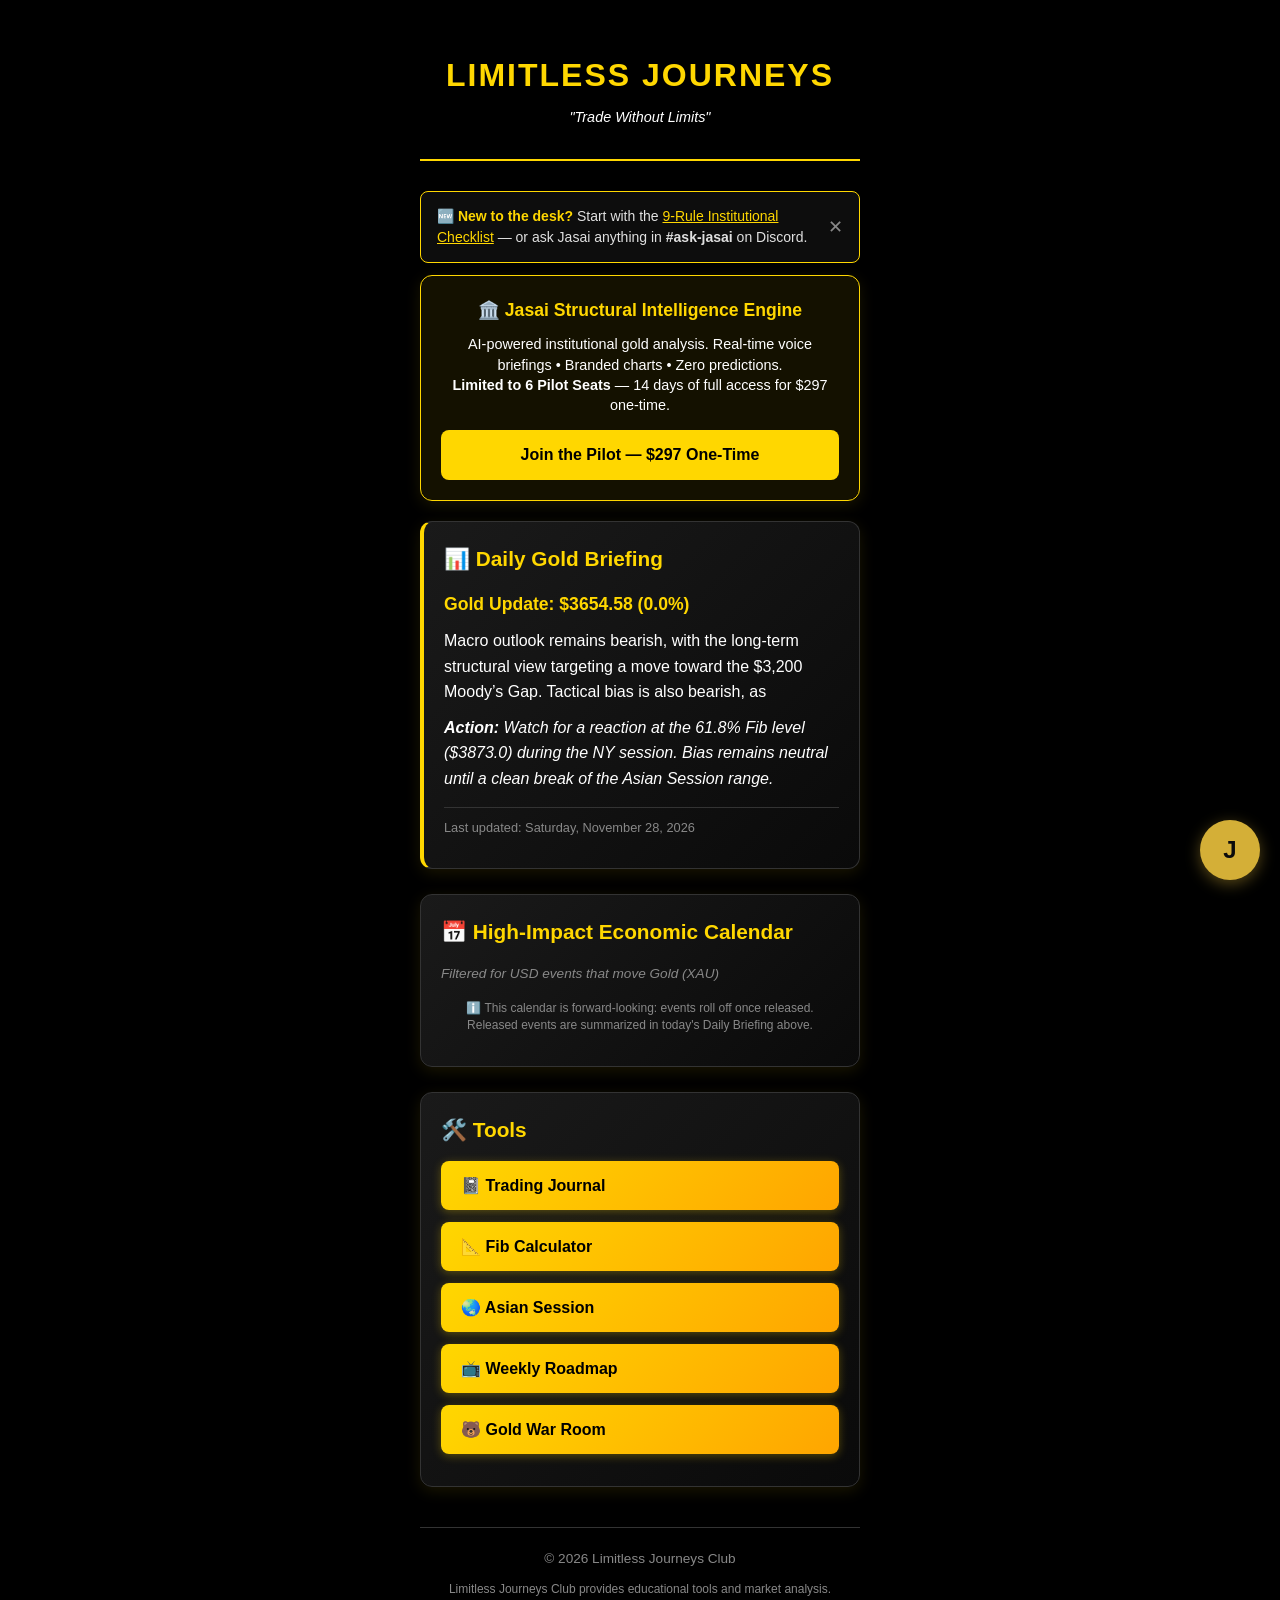
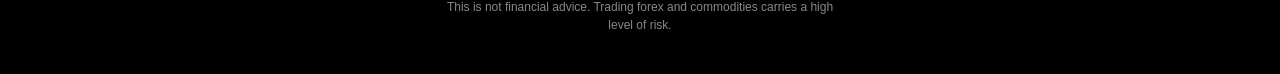
<file: index.html>
<!DOCTYPE html>
<html lang="en">
<head>
    <meta charset="UTF-8">
    <meta name="viewport" content="width=device-width, initial-scale=1.0, maximum-scale=1.0, user-scalable=no">
    <meta name="theme-color" content="#000000">
    <title>Limitless Journeys Club</title>
    <link rel="stylesheet" href="style.css">
    <script src="https://telegram.org/js/telegram-web-app.js"></script>
</head>
<body>

    <!-- MAIN APP CONTENT -->
    <div id="main-app" class="main-app">
        <header class="app-header">
            <h1>LIMITLESS JOURNEYS</h1>
            <p class="tagline">"Trade Without Limits"</p>
        </header>

        <!-- WELCOME BANNER (new traders) -->
<div id="welcomeBanner" style="background:#0d0d0d;border:1px solid #FFD700;border-radius:8px;padding:14px 16px;margin:12px auto;max-width:900px;color:#e0e0e0;font-family:Arial,Helvetica,sans-serif;font-size:14px;line-height:1.5;display:flex;align-items:center;gap:12px;justify-content:space-between;">
  <div>
    🆕 <strong style="color:#FFD700;">New to the desk?</strong>
    Start with the <a href="checklist.html" style="color:#FFD700;">9-Rule Institutional Checklist</a>
    — or ask Jasai anything in <strong>#ask-jasai</strong> on Discord.
  </div>
  <button onclick="document.getElementById('welcomeBanner').style.display='none';localStorage.setItem('lj_banner_seen','1');" style="background:none;border:none;color:#888;font-size:18px;cursor:pointer;">✕</button>
</div>
<script>
  if (localStorage.getItem('lj_banner_seen') === '1') {
    var b = document.getElementById('welcomeBanner'); if (b) b.style.display = 'none';
  }
</script>
        
        <!-- INNER CIRCLE FOMO BANNER -->
<div class="card" style="border: 1px solid #FFD700; background: rgba(255, 215, 0, 0.08); margin-bottom: 20px;">
    <h3 style="color: #FFD700; text-align: center; margin-bottom: 10px; font-size: 1.1rem;">🏛️ Jasai Structural Intelligence Engine</h3>
    <p style="text-align: center; font-size: 0.9rem; color: #fff; line-height: 1.4;">
        AI-powered institutional gold analysis. Real-time voice briefings • Branded charts • Zero predictions.
        <br><strong>Limited to 6 Pilot Seats</strong> — 14 days of full access for $297 one-time.
    </p>
    <!-- Whop Pilot Link -->
    <a href="https://jsie-14-day-pilot.whop.site/" target="_blank" class="whop-btn" style="background-color: #FFD700; color: #000; font-weight: bold; text-align: center; display: block; text-decoration: none; padding: 12px; margin-top: 15px; border-radius: 8px;">
        Join the Pilot — $297 One-Time
    </a>
</div>
        
        <main class="app-content">
            <section class="card daily-briefing">
                <h2>📊 Daily Gold Briefing</h2>
                <div id="briefing-content">
                    <p class="loading">Loading today's analysis...</p>
                </div>
            </section>

            <!-- ECONOMIC CALENDAR WIDGET -->
            <section class="card calendar-card">
                <h2>📅 High-Impact Economic Calendar</h2>
                <p class="calendar-note">Filtered for USD events that move Gold (XAU)</p>
                <p style="font-size: 0.75rem; color: #888; text-align: center; margin: 8px 0 12px 0; line-height: 1.4;">
                    ℹ️ This calendar is forward-looking: events roll off once released. <br>
                    Released events are summarized in today's Daily Briefing above.
                </p>
                <div class="tradingview-widget-container">
                  <div class="tradingview-widget-container__widget"></div>
                  <script type="text/javascript" src="https://s3.tradingview.com/external-embedding/embed-widget-events.js" async>
                  {
                  "colorTheme": "dark",
                  "isTransparent": true,
                  "width": "100%",
                  "height": "400",
                  "locale": "en",
                  "importanceFilter": "-1,0,1",
                  "countryFilter": "us"
                }
                  </script>
                </div>
            </section>

            <section class="card menu">
                <h2>🛠️ Tools</h2>
                <button class="menu-btn" onclick="checkPremiumAccess('journal')">📓 Trading Journal</button>
                <button class="menu-btn" onclick="checkPremiumAccess('fib')">📐 Fib Calculator</button>
                <button class="menu-btn" onclick="checkPremiumAccess('asian')">🌏 Asian Session</button>
                <button class="menu-btn" onclick="showScreen('roadmap-screen')">📺 Weekly Roadmap</button>
                <button class="menu-btn" onclick="showScreen('warroom-screen')">🐻 Gold War Room</button>
            </section>
        </main>

        <footer class="app-footer">
            <p>© 2026 Limitless Journeys Club</p>
            <p class="disclaimer-text">Limitless Journeys Club provides educational tools and market analysis. This is not financial advice. Trading forex and commodities carries a high level of risk.</p>
        </footer>
    </div>

    <!-- FIBONACCI CALCULATOR SCREEN -->
    <div id="fib-screen" class="tool-screen">
        <header class="tool-header">
            <button class="back-btn" onclick="goBack()">← Back</button>
            <h2> Fib Calculator</h2>
        </header>
        <main class="app-content">
            <div class="card">
                <div class="input-group">
                    <label>Swing High ($)</label>
                    <input type="number" id="fib-high" class="fib-input" placeholder="e.g., 4216.40" step="0.01">
                </div>
                <div class="input-group">
                    <label>Swing Low ($)</label>
                    <input type="number" id="fib-low" class="fib-input" placeholder="e.g., 3962.50" step="0.01">
                </div>
                <div class="input-group">
                    <label>Trade Direction</label>
                    <div class="toggle-group">
                        <button class="toggle-btn active" id="btn-long" onclick="setDirection('long')">LONG</button>
                        <button class="toggle-btn" id="btn-short" onclick="setDirection('short')">SHORT</button>
                    </div>
                </div>
                <button class="calculate-btn" onclick="calculateFib()">Calculate Levels</button>
            </div>
            <div id="fib-results" class="card">
                <h3>🎯 Your Levels</h3>
                <div class="fib-level"><span>0.0% (Start)</span> <span id="lvl-0" class="price">-</span></div>
                <div class="fib-level"><span>50.0%</span> <span id="lvl-50" class="price">-</span></div>
                <div class="fib-level golden-zone"><span>61.8% (Golden Zone)</span> <span id="lvl-618" class="price">-</span></div>
                <div class="fib-level"><span>71.8% (Institutional)</span> <span id="lvl-718" class="price">-</span></div>
                <div class="fib-level"><span>100.0% (Target)</span> <span id="lvl-100" class="price">-</span></div>
            </div>
        </main>
    </div>

    <!-- ASIAN SESSION TRACKER SCREEN -->
    <div id="asian-screen" class="tool-screen">
        <header class="tool-header">
            <button class="back-btn" onclick="goBack()">← Back</button>
            <h2> Asian Session Tracker</h2>
        </header>
        <main class="app-content">
            <div class="card countdown-card">
                <h3>⏰ Next Asian Session</h3>
                <p id="session-status" class="session-status">Calculating...</p>
                <div id="countdown-timer" class="countdown-timer">--:--:--</div>
                <p class="session-note">Asian Session: 7:00 PM – 12:00 AM AST</p>
            </div>
            <div class="card">
                <h3> Log Today's Asian Range</h3>
                <div class="input-group">
                    <label>Asian Session High ($)</label>
                    <input type="number" id="asian-high" class="fib-input" placeholder="e.g., 4155.30" step="0.01">
                </div>
                <div class="input-group">
                    <label>Asian Session Low ($)</label>
                    <input type="number" id="asian-low" class="fib-input" placeholder="e.g., 4120.10" step="0.01">
                </div>
                <button class="calculate-btn" onclick="saveAsianRange()">Save Range</button>
            </div>
            <div id="asian-saved" class="card">
                <h3>✅ Today's Saved Range</h3>
                <div class="fib-level"><span>📈 Asian High</span> <span id="saved-high" class="price">-</span></div>
                <div class="fib-level"><span>📉 Asian Low</span> <span id="saved-low" class="price">-</span></div>
                <div class="fib-level golden-zone"><span>📏 Range Size</span> <span id="saved-range" class="price">-</span></div>
                <button class="clear-btn" onclick="clearAsianRange()">Clear & Reset</button>
            </div>
            <div class="card rule-card">
                <h3>⚠️ Limitless Rule</h3>
                <p class="rule-text">Wait for a <strong>liquidity sweep</strong> of the Asian Session High or Low before seeking entries at key supply or demand zones.</p>
            </div>
        </main>
    </div>

    <!-- WEEKLY ROADMAP SCREEN -->
<div id="roadmap-screen" class="tool-screen">
    <header class="tool-header">
        <button class="back-btn" onclick="goBack()">← Back</button>
        <h2>📈 Weekly Roadmap</h2>
    </header>
    <main class="app-content">
        <div class="card rule-card">
            <h3>⚠️ Desk Rule</h3>
            <p class="rule-text">Levels are zones, not buttons. Wait for candle confirmation at the level before acting. No confirmation = no trade.</p>
        </div>
        <div class="card" id="roadmap-video-card">
            <h3>🎥 This Week's Analysis</h3>
            <p style="text-align: center; margin-bottom: 20px;">Watch this week's Gold Roadmap breakdown on YouTube</p>
        </div>
        <div class="card" id="levels-card">
            <h3>📌 Key Levels This Week</h3>
        </div>
    </main>
</div>

<!-- GOLD WAR ROOM SCREEN -->
<div id="warroom-screen" class="tool-screen">
    <header class="tool-header">
        <button class="back-btn" onclick="goBack()">← Back</button>
        <h2>🐻 Gold War Room</h2>
    </header>
    <main class="app-content">
        <div class="card rule-card">
            <h3>⚠️ War Room Rule</h3>
            <p class="rule-text">Patience over participation. We don't gamble. We trade the structural reality.</p>
        </div>
        <div class="card" id="warroom-video-card">
            <h3>🎬 Latest Episode</h3>
            <p style="text-align: center; margin-bottom: 20px;">Weekly Gold market breakdown with institutional analysis</p>
        </div>
        <div class="card" id="warroom-battle-card">
            <h3>📊 This Week's Battle</h3>
        </div>
    </main>
</div>

    <!-- TRADING JOURNAL SCREEN -->
    <div id="journal-screen" class="tool-screen">
        <header class="tool-header">
            <button class="back-btn" onclick="goBack()">← Back</button>
            <h2>📓 Trading Journal</h2>
        </header>
        <main class="app-content">
            <div class="card">
                <h3>📝 Log New Trade</h3>
                <div class="input-group">
                    <label>Date</label>
                    <input type="date" id="trade-date" class="fib-input">
                </div>
                <div class="input-group">
                    <label>Pair</label>
                    <input type="text" id="trade-pair" class="fib-input" value="XAUUSD">
                </div>
                <div class="input-group">
                    <label>Direction</label>
                    <div class="toggle-group">
                        <button class="toggle-btn active" id="dir-long" onclick="setTradeDirection('long')">LONG</button>
                        <button class="toggle-btn" id="dir-short" onclick="setTradeDirection('short')">SHORT</button>
                    </div>
                </div>
                <div class="input-group">
                    <label>Entry Price ($)</label>
                    <input type="number" id="trade-entry" class="fib-input" step="0.01">
                </div>
                <div class="input-group">
                    <label>Stop Loss ($)</label>
                    <input type="number" id="trade-sl" class="fib-input" step="0.01">
                </div>
                <div class="input-group">
                    <label>Take Profit ($)</label>
                    <input type="number" id="trade-tp" class="fib-input" step="0.01">
                </div>
                <div class="input-group">
                    <label>Outcome</label>
                    <select id="trade-outcome" class="fib-input">
                        <option value="pending">Pending</option>
                        <option value="win">Win ✅</option>
                        <option value="loss">Loss ❌</option>
                        <option value="be">Break Even ⚖️</option>
                    </select>
                </div>
                <div class="input-group">
                    <label>Notes</label>
                    <textarea id="trade-notes" class="fib-input" rows="3" placeholder="What did you learn?"></textarea>
                </div>
                <button class="calculate-btn" onclick="saveTrade()">Save Trade</button>
            </div>
            <div id="trade-history" class="card">
                <h3>📊 Trade History</h3>
                <div id="trades-list"></div>
                <button class="clear-btn" onclick="clearAllTrades()" style="margin-top: 20px;">Clear All Trades</button>
            </div>
        </main>
    </div>

    <!-- PREMIUM UPGRADE MODAL -->
<div id="premium-modal" class="modal-overlay">
    <div class="modal-content">
        <div class="modal-header">
            <h2>🔒 Premium Feature</h2>
            <button class="close-modal" onclick="closePremiumModal()">×</button>
        </div>
        <div class="modal-body">
            <p>Unlock the full <strong>Limitless Journeys Club</strong> experience.</p>
            
            <div class="divider"><span>OR — ALREADY A MEMBER?</span></div>
            <div style="border: 1px solid #FFD700; border-radius: 8px; padding: 14px; margin: 10px 0 15px 0; background: #0d0d0d;">
                <p class="passcode-prompt" style="color: #FFD700; font-weight: bold; margin-bottom: 8px;">🔑 Member? Unlock instantly — no payment needed:</p>
                <input type="password" id="passcode-input" class="fib-input" placeholder="Your member passcode" style="text-align: center; letter-spacing: 2px;">
                <button class="calculate-btn" onclick="verifyPasscode()" style="margin-top: 10px; background-color: #333; color: #FFD700; border: 1px solid #FFD700; width: 100%;">Unlock</button>
                <p id="passcode-error" class="pin-error" style="display: none; margin-top: 10px; color: #FF3D00;">Invalid passcode.</p>
                <p style="font-size: 0.75rem; color: #888; margin-top: 8px;">Your personal key arrives in your welcome message. Type it once — this device stays unlocked.</p>
            </div>

            <p style="text-align: center; color: #888; font-size: 0.85rem; margin: 10px 0;">Not a member yet? See what's inside:</p>
            <ul class="premium-perks">
                <li>✅ Advanced Trading Journal</li>
                <li>✅ Golden Zone Fib Calculator</li>
                <li>✅ Asian Session Range Tracker</li>
                <li>✅ Weekly Gold Roadmap Access</li>
                <li>✅ Gold War Room Access</li>
            </ul>
            <a href="https://payhip.com/b/2IJq7" target="_blank" class="payhip-btn">Upgrade Monthly — opens after the Founder close ($97/mo)</a>
            <a href="https://payhip.com/b/puVSQ" target="_blank" class="payhip-btn" style="color: #1a1a1a; font-weight: 800; margin-top: 10px; border: 2px solid #1a1a1a;">⭐ BEST VALUE — Get Lifetime Access - $97</a>
        </div>
    </div>
</div>

    <script src="script.js"></script>
</body>
</html>

<script>
    async function loadBriefing() {
        try {
            // Fetches the file we just generated via GitHub Actions
            const response = await fetch('https://raw.githubusercontent.com/jeromany/limitless-club-app/main/daily-briefing.json?t=' + new Date().getTime());
            const data = await response.json();
            
            const gold = data.gold;
            const sign = gold.priceChangePercent > 0 ? '+' : '';
            
            const html = `
                <h3 style="color: #FFD700; margin-bottom: 10px;">Gold Update: $${gold.currentPrice} (${sign}${gold.priceChangePercent}%)</h3>
                <p style="line-height: 1.6;">${gold.analysis}</p>
                <p style="font-size: 0.8rem; color: #888; margin-top: 15px;">Last updated: ${new Date(data.timestamp).toLocaleString()}</p>
            `;
            
            // This targets the exact ID you already have in your HTML
            document.getElementById('briefing-content').innerHTML = html;
        } catch (error) {
            console.error('Error loading briefing:', error);
            document.getElementById('briefing-content').innerHTML = '<p>Market data temporarily unavailable.</p>';
        }
    }
    
    // Run it when the page loads
    loadBriefing();
</script>
<!-- JASAI STATIC WIDGET v3 -->
<style>
#jasai-launcher{position:fixed;bottom:20px;right:20px;width:60px;height:60px;background:#D4AF37;border-radius:50%;display:flex;align-items:center;justify-content:center;cursor:pointer;box-shadow:0 4px 15px rgba(212,175,55,0.4);z-index:9999;font-size:24px;color:#0B0B0C;font-weight:bold;}
#jasai-window{position:fixed;bottom:90px;right:20px;width:340px;height:450px;background:#0B0B0C;border:1px solid #2a2a2a;border-radius:12px;display:none;flex-direction:column;z-index:9999;box-shadow:0 10px 30px rgba(0,0,0,0.5);font-family:Helvetica,Arial,sans-serif;}
#jasai-header{padding:15px;background:#141414;border-bottom:1px solid #2a2a2a;border-radius:12px 12px 0 0;color:#D4AF37;font-size:14px;letter-spacing:1px;font-weight:bold;}
#jasai-autospeak{float:right;background:none;border:1px solid #333;color:#8C6D1F;border-radius:4px;cursor:pointer;font-size:11px;padding:2px 6px;}
#jasai-chat{flex:1;padding:15px;overflow-y:auto;color:#F4E9D0;font-size:13px;line-height:1.5;}
.j-msg{margin-bottom:10px;padding:8px 12px;border-radius:8px;max-width:85%;word-wrap:break-word;}
.j-bot{background:#1a1a1a;border:1px solid #2a2a2a;}
.j-user{background:#D4AF37;color:#0B0B0C;margin-left:auto;text-align:right;}
.j-speak{background:none;border:1px solid #333;color:#D4AF37;border-radius:4px;margin-left:8px;cursor:pointer;font-size:11px;padding:2px 6px;vertical-align:middle;}
#jasai-input-area{padding:10px;border-top:1px solid #2a2a2a;display:flex;gap:8px;}
#jasai-input{flex:1;background:#141414;border:1px solid #333;color:#F4E9D0;padding:8px;border-radius:6px;font-size:13px;outline:none;}
#jasai-send{background:#D4AF37;color:#0B0B0C;border:none;padding:8px 15px;border-radius:6px;cursor:pointer;font-weight:bold;font-size:13px;}
</style>

<div id="jasai-launcher" onclick="document.getElementById('jasai-window').style.display = document.getElementById('jasai-window').style.display === 'flex' ? 'none' : 'flex'">J</div>

<div id="jasai-window">
  <div id="jasai-header">JASAI // LIMITLESS DESK <button id="jasai-autospeak" onclick="toggleAuto()">AUTO OFF</button></div>
  <div id="jasai-chat">
    <div class="j-msg j-bot">I am Jasai. Ask me for a trend read, price, levels, or bias. (Data updates daily at 8 AM AST).</div>
  </div>
  <div id="jasai-input-area">
    <input type="text" id="jasai-input" placeholder="Ask for a trend read..." onkeypress="if(event.key==='Enter')document.getElementById('jasai-send').click()">
    <button id="jasai-send" onclick="jasaiSend()">SEND</button>
  </div>
</div>

<script>
const JASAI_DATA_URL = "https://raw.githubusercontent.com/Jeromany/limitless-club-app/main/daily-briefing.json";
const JASAI_BRAIN_URL = "https://raw.githubusercontent.com/Jeromany/limitless-club-app/main/jasai_brain.json";
let jasaiData = {};
let jasaiBrain = { commands: [], fallback: "" };
let jasaiAutoSpeak = false;

async function loadJasai() {
    try {
        const res = await fetch(JASAI_DATA_URL);
        const json = await res.json();
        jasaiData = json.gold || {};
    } catch (e) { console.error("Jasai data fetch failed", e); }
}
async function loadBrain() {
    try {
        const res = await fetch(JASAI_BRAIN_URL);
        jasaiBrain = await res.json();
    } catch (e) { console.error("Jasai brain fetch failed", e); }
}
loadJasai();
loadBrain();

function toggleAuto() {
    jasaiAutoSpeak = !jasaiAutoSpeak;
    document.getElementById('jasai-autospeak').textContent = jasaiAutoSpeak ? 'AUTO ON' : 'AUTO OFF';
}

// --- JASAI VOICE LOCK v1: male-preference picker (Sep 20) ---
let jasaiVoice = null;
const JASAI_VOICE_PREF = ["Andrew", "Alex", "Daniel", "David", "Guy",
                          "Mark", "Ryan", "Brian", "Aaron", "Fred", "Male"];

function pickJasaiVoice() {
    if (!('speechSynthesis' in window)) return;
    const voices = window.speechSynthesis.getVoices();
    if (!voices.length) return;
    for (let i = 0; i < JASAI_VOICE_PREF.length; i++) {          // pass 1: named males
        const hit = voices.find(v => v.name.indexOf(JASAI_VOICE_PREF[i]) !== -1);
        if (hit) { jasaiVoice = hit; return; }
    }
    const male = voices.find(v => /male/i.test(v.name) && /^en/i.test(v.lang)); // pass 2
    if (male) { jasaiVoice = male; return; }
    const en = voices.find(v => /^en/i.test(v.lang));            // pass 3: any English
    if (en) jasaiVoice = en;
}
if ('speechSynthesis' in window) {
    pickJasaiVoice();
    window.speechSynthesis.onvoiceschanged = pickJasaiVoice;     // mobile loads voices late
}

function speakText(t) {
    try {
        if (!('speechSynthesis' in window)) { console.warn("Jasai: no speech engine here"); return; }
        window.speechSynthesis.cancel();
        const u = new SpeechSynthesisUtterance(t);
        u.rate = 1.0;
        u.pitch = 0.9;          // a touch lower = desk tone, not chipmunk
        u.volume = 1.0;
        if (jasaiVoice) u.voice = jasaiVoice;
        window.speechSynthesis.speak(u);
    } catch (e) { console.error("Jasai speak failed", e); }
}

function jasaiSend() {
    const input = document.getElementById('jasai-input');
    const chat = document.getElementById('jasai-chat');
    const prompt = input.value.trim();
    if (!prompt) return;

    const ub = document.createElement('div');
    ub.className = 'j-msg j-user';
    ub.textContent = prompt;
    chat.appendChild(ub);
    input.value = '';
    chat.scrollTop = chat.scrollHeight;

    const p = prompt.toLowerCase();
    const price = jasaiData.currentPrice || 'pending';
    const bias = jasaiData.bias || 'pending';
    const sup = jasaiData.support || 'pending';
    const res = jasaiData.resistance || 'pending';
    const fib = jasaiData.fib618 || 'pending';
    const discord = "https://discord.gg/BE7pTpbubk";

    let reply = jasaiBrain.fallback || ("My static module tracks macro levels and infrastructure. For real-time trade management, ask me in the War Room: " + discord);

    for (let i = 0; i < jasaiBrain.commands.length; i++) {
        const cmd = jasaiBrain.commands[i];
        let hit = false;
        for (let k = 0; k < cmd.keywords.length; k++) {
            if (p.indexOf(cmd.keywords[k]) !== -1) { hit = true; break; }
        }
        if (hit) { reply = cmd.answer; break; }
    }

    reply = reply.split("${price}").join(price);
    reply = reply.split("${bias}").join(bias);
    reply = reply.split("${sup}").join(sup);
    reply = reply.split("${res}").join(res);
    reply = reply.split("${fib}").join(fib);
    reply = reply.split("${discord}").join(discord);
    reply = reply.split("${date}").join(new Date().toDateString());
    reply = reply.split("${time}").join(new Date().toLocaleTimeString());

    setTimeout(function () {
        const bb = document.createElement('div');
        bb.className = 'j-msg j-bot';
        bb.textContent = reply;
        const btn = document.createElement('button');
        btn.className = 'j-speak';
        btn.textContent = 'SPEAK';
        btn.onclick = function () { speakText(reply); };
        bb.appendChild(btn);
        chat.appendChild(bb);
        chat.scrollTop = chat.scrollHeight;
        if (jasaiAutoSpeak) speakText(reply);
    }, 400);
}
</script>
<!-- END JASAI WIDGET v3 -->
</file>
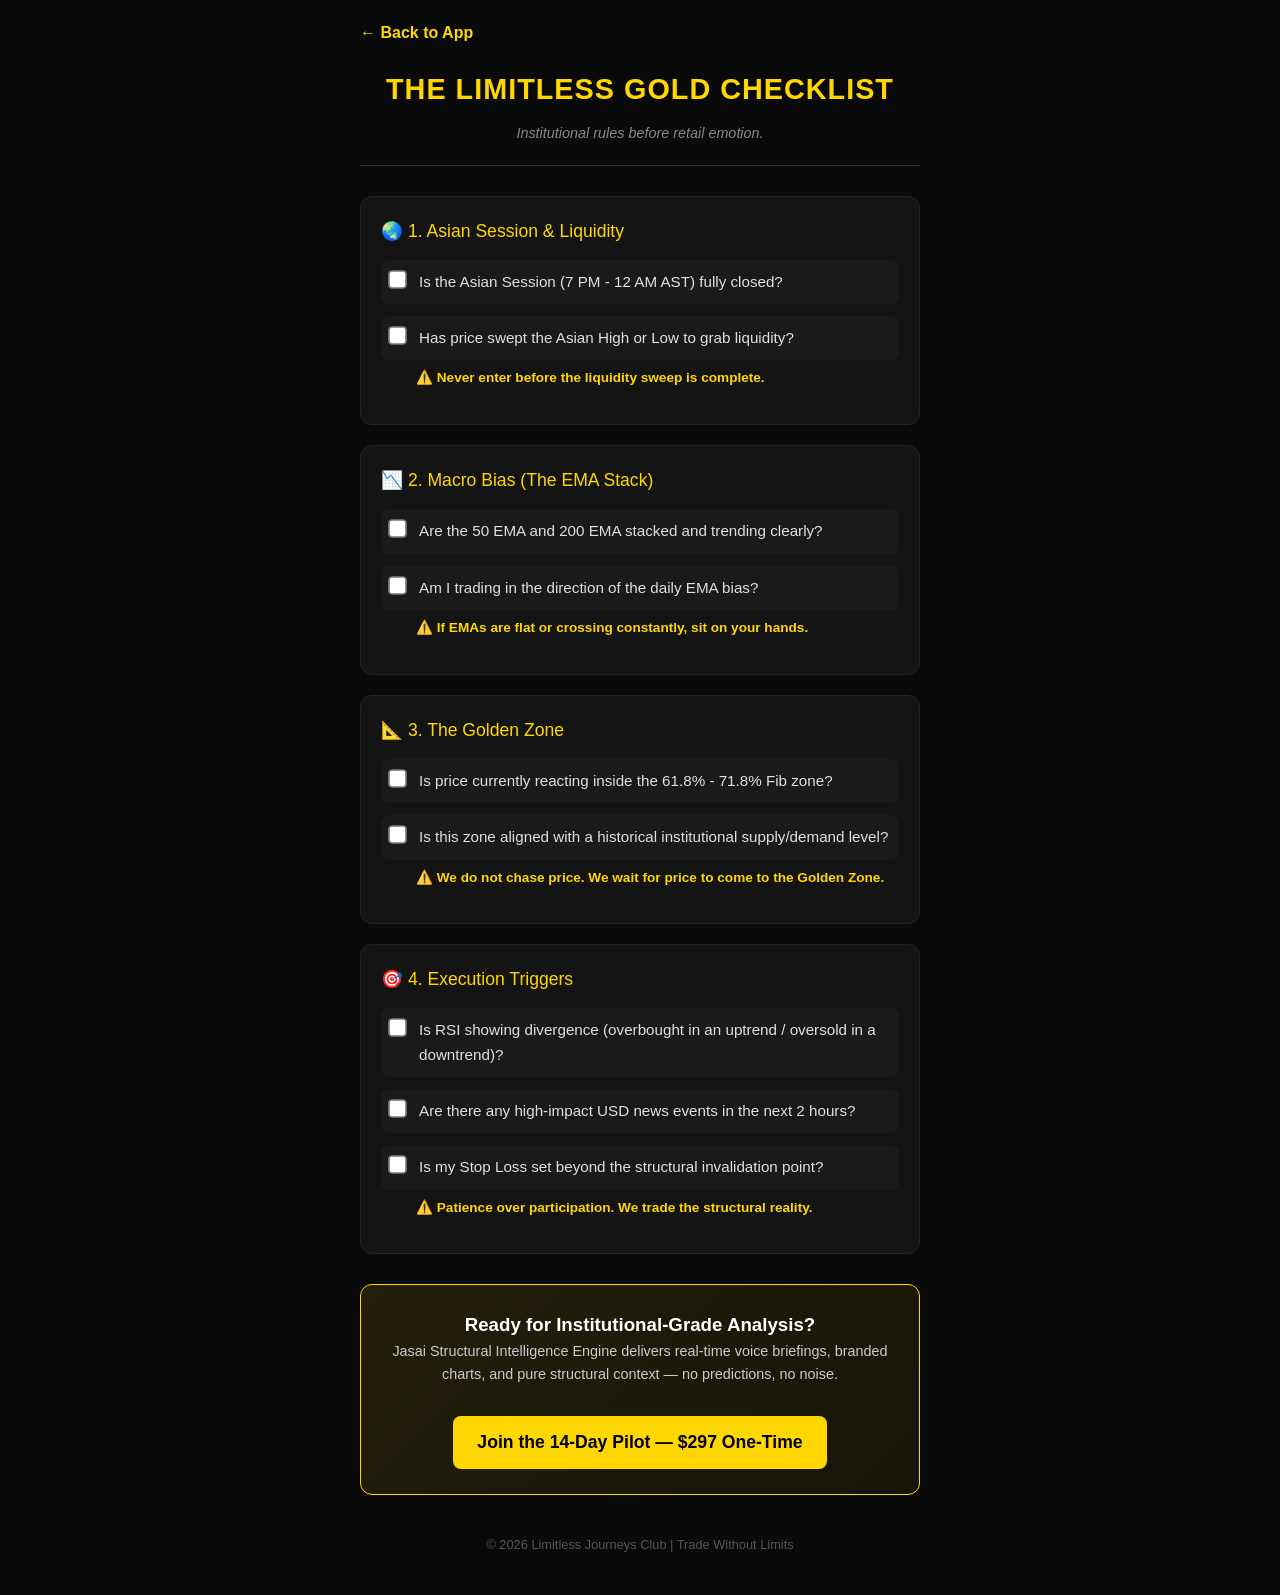
<file: checklist.html>
<!DOCTYPE html>
<html lang="en">
<head>
    <meta charset="UTF-8">
    <meta name="viewport" content="width=device-width, initial-scale=1.0, maximum-scale=1.0, user-scalable=no">
    <meta name="theme-color" content="#000000">
    <title>The Limitless Gold Checklist</title>
    <style>
        * { box-sizing: border-box; margin: 0; padding: 0; }
        body {
            background-color: #0a0a0a;
            color: #ffffff;
            font-family: -apple-system, BlinkMacSystemFont, "Segoe UI", Roboto, Helvetica, Arial, sans-serif;
            line-height: 1.6;
            padding: 20px;
            max-width: 600px;
            margin: 0 auto;
        }
        header {
            text-align: center;
            border-bottom: 1px solid #333;
            padding-bottom: 20px;
            margin-bottom: 30px;
        }
        header h1 {
            color: #FFD700;
            font-size: 1.8rem;
            letter-spacing: 1px;
        }
        header p {
            color: #888;
            font-size: 0.9rem;
            margin-top: 10px;
            font-style: italic;
        }
        .back-btn {
            display: inline-block;
            color: #FFD700;
            text-decoration: none;
            margin-bottom: 20px;
            font-weight: bold;
        }
        .checklist-section {
            background: #141414;
            border: 1px solid #222;
            border-radius: 12px;
            padding: 20px;
            margin-bottom: 20px;
        }
        .section-title {
            color: #FFD700;
            font-size: 1.1rem;
            margin-bottom: 15px;
            display: flex;
            align-items: center;
            gap: 10px;
        }
        .check-item {
            display: flex;
            align-items: flex-start;
            margin-bottom: 12px;
            padding: 10px;
            background: #1a1a1a;
            border-radius: 8px;
            transition: background 0.2s;
            cursor: pointer;
        }
        .check-item:hover { background: #222; }
        .check-item input[type="checkbox"] {
            transform: scale(1.4);
            margin-right: 15px;
            margin-top: 3px;
            accent-color: #FFD700;
            cursor: pointer;
        }
        .check-item label {
            flex: 1;
            font-size: 0.95rem;
            color: #e0e0e0;
            cursor: pointer;
        }
        .check-item input:checked + label {
            text-decoration: line-through;
            color: #666;
        }
        .rule-text {
            font-size: 0.85rem;
            color: #FFD700;
            margin-top: -5px;
            margin-bottom: 15px;
            padding-left: 35px;
            font-weight: bold;
        }
        .cta-box {
            background: linear-gradient(135deg, rgba(255,215,0,0.1), rgba(255,215,0,0.05));
            border: 1px solid #FFD700;
            border-radius: 12px;
            padding: 25px;
            text-align: center;
            margin-top: 30px;
        }
        .cta-box h2 {
            color: #FFD700;
            margin-bottom: 10px;
        }
        .cta-box p {
            color: #ccc;
            margin-bottom: 20px;
            font-size: 0.9rem;
        }
        .cta-btn {
            display: block;
            background: #FFD700;
            color: #000;
            font-weight: bold;
            text-decoration: none;
            padding: 15px;
            border-radius: 8px;
            font-size: 1.1rem;
            transition: transform 0.1s;
        }
        .cta-btn:active { transform: scale(0.98); }
        footer {
            text-align: center;
            color: #555;
            font-size: 0.8rem;
            margin-top: 40px;
            padding-bottom: 20px;
        }
    </style>
</head>
<body>

    <a href="index.html" class="back-btn">← Back to App</a>

    <header>
        <h1>THE LIMITLESS GOLD CHECKLIST</h1>
        <p>Institutional rules before retail emotion.</p>
    </header>

    <!-- SECTION 1 -->
    <div class="checklist-section">
        <div class="section-title">🌏 1. Asian Session & Liquidity</div>
        
        <div class="check-item" onclick="this.querySelector('input').click()">
            <input type="checkbox" id="c1">
            <label for="c1">Is the Asian Session (7 PM - 12 AM AST) fully closed?</label>
        </div>
        <div class="check-item" onclick="this.querySelector('input').click()">
            <input type="checkbox" id="c2">
            <label for="c2">Has price swept the Asian High or Low to grab liquidity?</label>
        </div>
        <p class="rule-text">⚠️ Never enter before the liquidity sweep is complete.</p>
    </div>

    <!-- SECTION 2 -->
    <div class="checklist-section">
        <div class="section-title">📉 2. Macro Bias (The EMA Stack)</div>
        <div class="check-item" onclick="this.querySelector('input').click()">
            <input type="checkbox" id="c3">
            <label for="c3">Are the 50 EMA and 200 EMA stacked and trending clearly?</label>
        </div>
        <div class="check-item" onclick="this.querySelector('input').click()">
            <input type="checkbox" id="c4">
            <label for="c4">Am I trading in the direction of the daily EMA bias?</label>
        </div>
        <p class="rule-text">⚠️ If EMAs are flat or crossing constantly, sit on your hands.</p>
    </div>

    <!-- SECTION 3 -->
    <div class="checklist-section">
        <div class="section-title">📐 3. The Golden Zone</div>
        <div class="check-item" onclick="this.querySelector('input').click()">
            <input type="checkbox" id="c5">
            <label for="c5">Is price currently reacting inside the 61.8% - 71.8% Fib zone?</label>
        </div>
        <div class="check-item" onclick="this.querySelector('input').click()">
            <input type="checkbox" id="c6">
            <label for="c6">Is this zone aligned with a historical institutional supply/demand level?</label>
        </div>
        <p class="rule-text">⚠️ We do not chase price. We wait for price to come to the Golden Zone.</p>
    </div>

    <!-- SECTION 4 -->
    <div class="checklist-section">
        <div class="section-title">🎯 4. Execution Triggers</div>
        <div class="check-item" onclick="this.querySelector('input').click()">
            <input type="checkbox" id="c7">
            <label for="c7">Is RSI showing divergence (overbought in an uptrend / oversold in a downtrend)?</label>
        </div>
        <div class="check-item" onclick="this.querySelector('input').click()">
            <input type="checkbox" id="c8">
            <label for="c8">Are there any high-impact USD news events in the next 2 hours?</label>
        </div>
        <div class="check-item" onclick="this.querySelector('input').click()">
            <input type="checkbox" id="c9">
            <label for="c9">Is my Stop Loss set beyond the structural invalidation point?</label>
        </div>
        <p class="rule-text">⚠️ Patience over participation. We trade the structural reality.</p>
    </div>

    <!-- CTA -->
       <div class="cta-box">
       <h3>Ready for Institutional-Grade Analysis?</h3>
       <p>Jasai Structural Intelligence Engine delivers real-time voice briefings, branded charts, and pure structural context — no predictions, no noise.</p>
       <a href="https://jsie-14-day-pilot.whop.site/" class="cta-btn" style="background:#FFD700; color:black; padding:12px 24px; border-radius:8px; font-weight:bold; display:inline-block; margin-top:10px;">Join the 14-Day Pilot — $297 One-Time</a>
   </div>

    <footer>
        © 2026 Limitless Journeys Club | Trade Without Limits
    </footer>

    <script>
        // Auto-save checkbox states to the user's browser
        const checkboxes = document.querySelectorAll('input[type="checkbox"]');
        checkboxes.forEach(cb => {
            const savedState = localStorage.getItem('limitless_check_' + cb.id);
            if (savedState === 'true') cb.checked = true;
            
            cb.addEventListener('change', () => {
                localStorage.setItem('limitless_check_' + cb.id, cb.checked);
            });
        });
    </script>
</body>
</html>
</file>
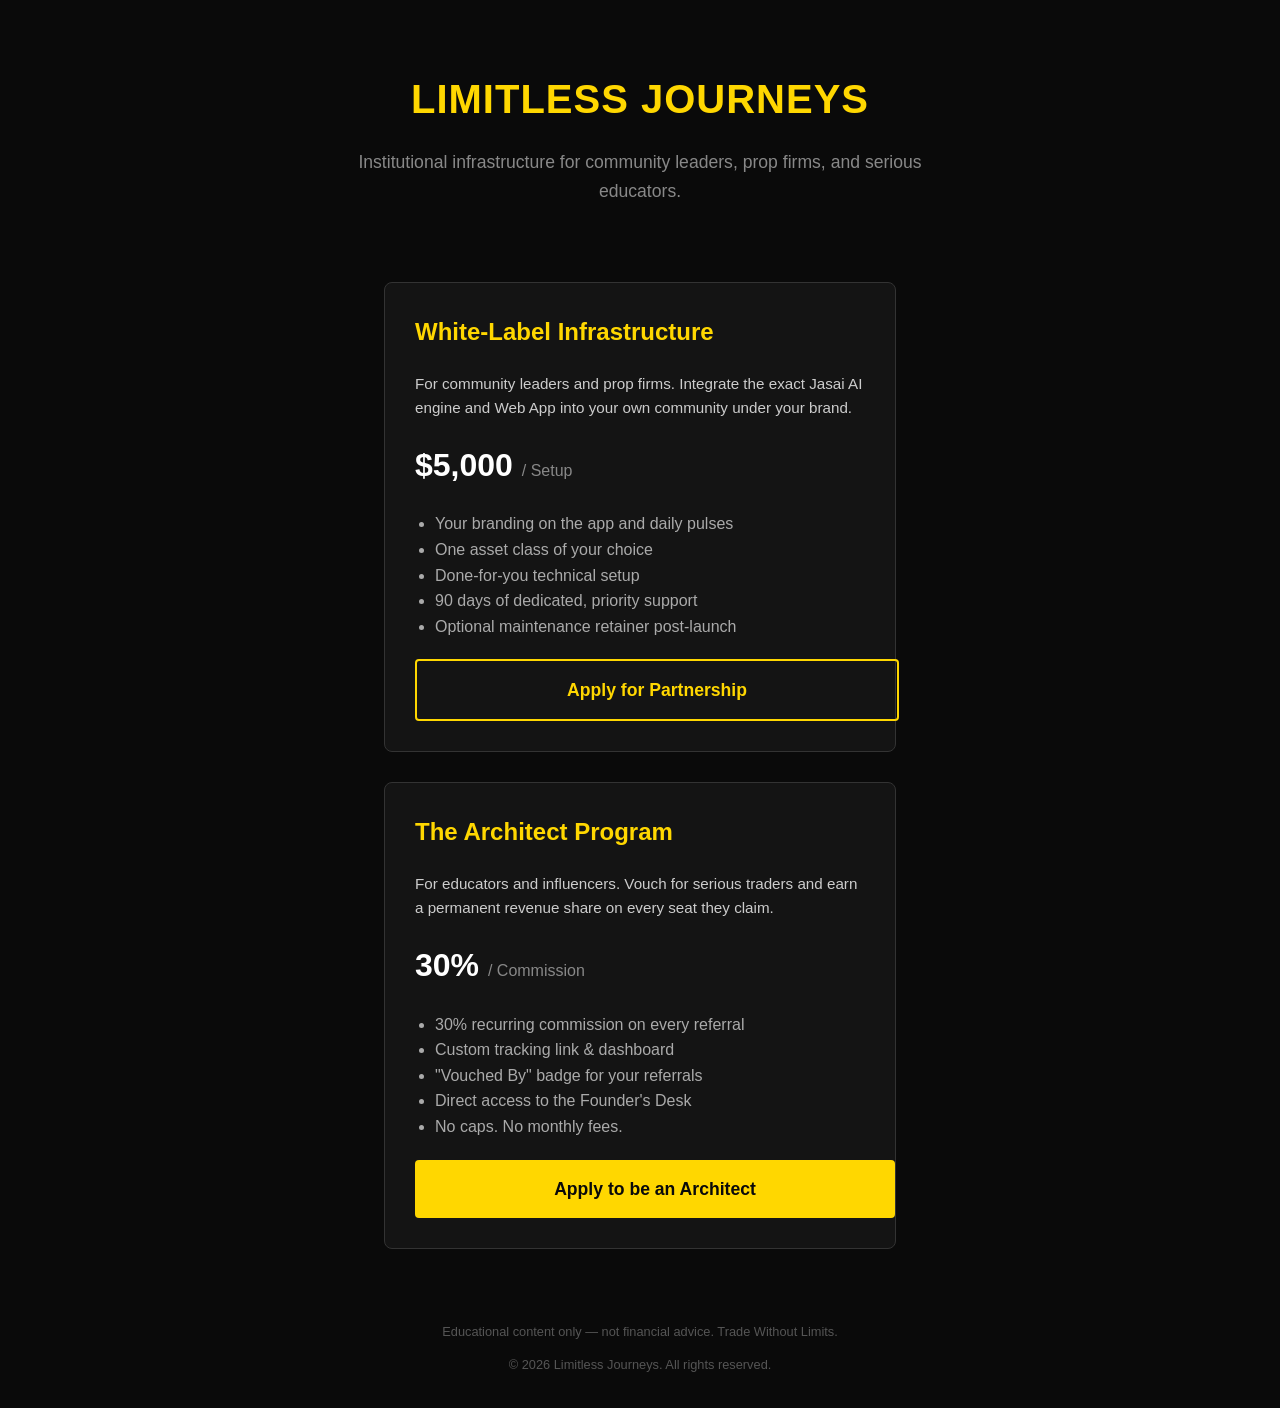
<file: partners.html>
<!DOCTYPE html>
<html lang="en">
<head>
    <meta charset="UTF-8">
    <meta name="viewport" content="width=device-width, initial-scale=1.0">
    <title>Limitless Journeys | Partnerships</title>
    <style>
        :root { --gold: #FFD700; --dark: #0a0a0a; --card-bg: #141414; --text: #e0e0e0; }
        body { font-family: -apple-system, BlinkMacSystemFont, "Segoe UI", Roboto, Helvetica, Arial, sans-serif; background-color: var(--dark); color: var(--text); margin: 0; padding: 20px; display: flex; flex-direction: column; align-items: center; line-height: 1.6; }
        header { text-align: center; margin-bottom: 40px; padding: 20px; }
        h1 { color: var(--gold); font-size: 2.5rem; margin-bottom: 10px; letter-spacing: 1px; }
        .subtitle { color: #888; font-size: 1.1rem; max-width: 600px; }
        .container { display: flex; flex-wrap: wrap; justify-content: center; gap: 30px; max-width: 1000px; width: 100%; }
        .card { background-color: var(--card-bg); border: 1px solid #333; border-radius: 8px; padding: 30px; width: 100%; max-width: 450px; transition: transform 0.2s, border-color 0.2s; }
        .card:hover { transform: translateY(-5px); border-color: var(--gold); }
        .card h2 { color: var(--gold); margin-top: 0; font-size: 1.5rem; }
        .card p { color: #ccc; font-size: 0.95rem; }
        .price { font-size: 2rem; color: white; font-weight: bold; margin: 20px 0; }
        .price span { font-size: 1rem; color: #888; font-weight: normal; }
        .btn { display: block; width: 100%; padding: 15px; background-color: var(--gold); color: var(--dark); text-align: center; text-decoration: none; font-weight: bold; border-radius: 4px; font-size: 1.1rem; margin-top: 20px; transition: background 0.2s; }
        .btn:hover { background-color: #e6c200; }
        .btn-outline { background-color: transparent; border: 2px solid var(--gold); color: var(--gold); }
        .btn-outline:hover { background-color: var(--gold); color: var(--dark); }
        ul { padding-left: 20px; color: #aaa; }
        footer { margin-top: 60px; text-align: center; color: #555; font-size: 0.8rem; }
    </style>
</head>
<body>
    <header>
        <h1>LIMITLESS JOURNEYS</h1>
        <p class="subtitle">Institutional infrastructure for community leaders, prop firms, and serious educators.</p>
    </header>
    <div class="container">
        <div class="card">
            <h2>White-Label Infrastructure</h2>
            <p>For community leaders and prop firms. Integrate the exact Jasai AI engine and Web App into your own community under your brand.</p>
            <div class="price">$5,000 <span>/ Setup</span></div>
            <ul>
                <li>Your branding on the app and daily pulses</li>
                <li>One asset class of your choice</li>
                <li>Done-for-you technical setup</li>
                <li>90 days of dedicated, priority support</li>
                <li>Optional maintenance retainer post-launch</li>
            </ul>
            <a href="https://docs.google.com/forms/d/e/1FAIpQLScfsC9Wh4tn3zJSiQTkxPjRYSa5VfLdl57Ag96iwiSHacygNw/viewform" class="btn btn-outline" target="_blank">Apply for Partnership</a>
        </div>
        <div class="card">
            <h2>The Architect Program</h2>
            <p>For educators and influencers. Vouch for serious traders and earn a permanent revenue share on every seat they claim.</p>
            <div class="price">30% <span>/ Commission</span></div>
            <ul>
                <li>30% recurring commission on every referral</li>
                <li>Custom tracking link & dashboard</li>
                <li>"Vouched By" badge for your referrals</li>
                <li>Direct access to the Founder's Desk</li>
                <li>No caps. No monthly fees.</li>
            </ul>
            <a href="mailto:jeremy@limitlessjourneys.com?subject=Architect%20Application" class="btn" target="_blank">Apply to be an Architect</a>
        </div>
    </div>
    <footer>
        <p>Educational content only — not financial advice. Trade Without Limits.</p>
        <p>&copy; 2026 Limitless Journeys. All rights reserved.</p>
    </footer>
</body>
</html>
</file>
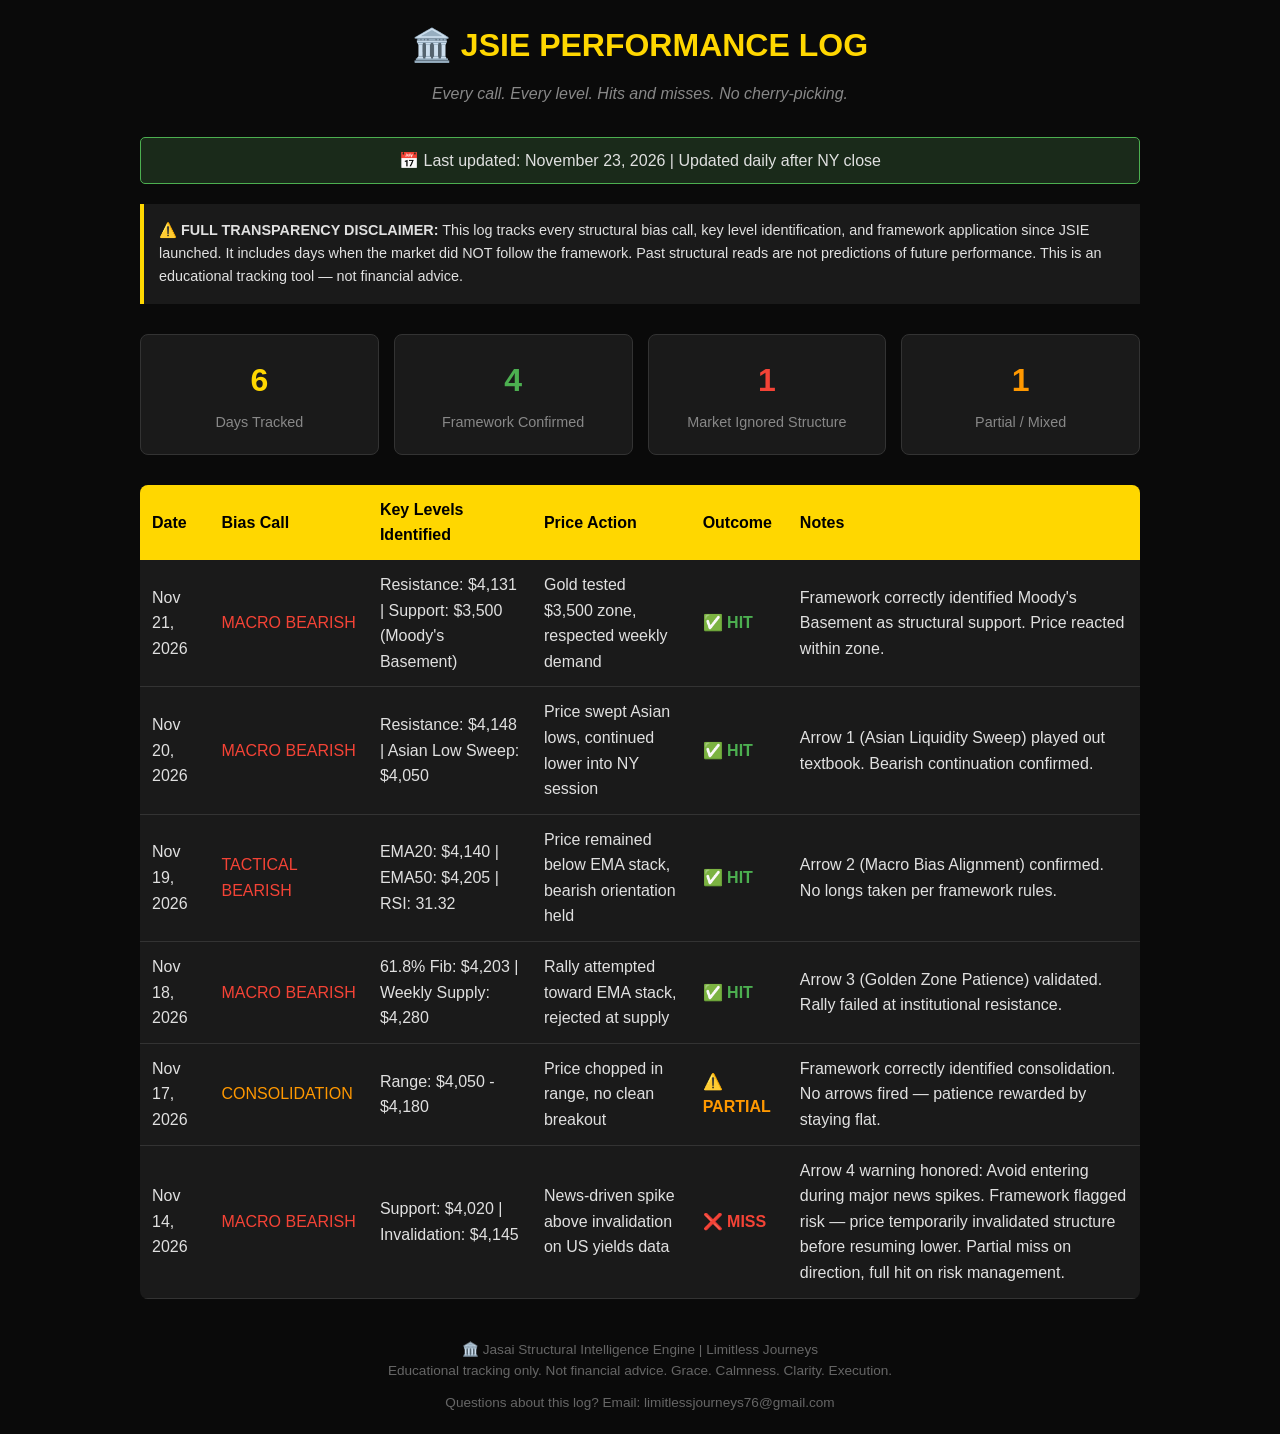
<file: performance.html>
<!DOCTYPE html>
<html lang="en">
<head>
    <meta charset="UTF-8">
    <meta name="viewport" content="width=device-width, initial-scale=1.0">
    <title>JSIE Performance Log | Limitless Journeys</title>
    <style>
        * { margin: 0; padding: 0; box-sizing: border-box; }
        body { 
            font-family: 'Segoe UI', Arial, sans-serif; 
            background: #0a0a0a; 
            color: #e0e0e0; 
            padding: 20px;
            line-height: 1.6;
        }
        .container { max-width: 1000px; margin: 0 auto; }
        h1 { 
            color: #FFD700; 
            font-size: 2em; 
            margin-bottom: 10px;
            text-align: center;
        }
        .subtitle {
            text-align: center;
            color: #888;
            margin-bottom: 30px;
            font-style: italic;
        }
        .disclaimer {
            background: #1a1a1a;
            border-left: 4px solid #FFD700;
            padding: 15px;
            margin-bottom: 30px;
            font-size: 0.9em;
        }
        .stats {
            display: grid;
            grid-template-columns: repeat(auto-fit, minmax(200px, 1fr));
            gap: 15px;
            margin-bottom: 30px;
        }
        .stat-card {
            background: #1a1a1a;
            padding: 20px;
            border-radius: 8px;
            text-align: center;
            border: 1px solid #333;
        }
        .stat-number {
            font-size: 2em;
            color: #FFD700;
            font-weight: bold;
        }
        .stat-label {
            color: #888;
            font-size: 0.9em;
            margin-top: 5px;
        }
        table {
            width: 100%;
            border-collapse: collapse;
            background: #1a1a1a;
            border-radius: 8px;
            overflow: hidden;
        }
        th {
            background: #FFD700;
            color: #000;
            padding: 12px;
            text-align: left;
            font-weight: bold;
        }
        td {
            padding: 12px;
            border-bottom: 1px solid #333;
        }
        tr:hover { background: #222; }
        .hit { color: #4CAF50; font-weight: bold; }
        .miss { color: #f44336; font-weight: bold; }
        .partial { color: #FF9800; font-weight: bold; }
        .bias-bearish { color: #f44336; }
        .bias-bullish { color: #4CAF50; }
        .bias-neutral { color: #FF9800; }
        .footer {
            text-align: center;
            margin-top: 40px;
            color: #666;
            font-size: 0.85em;
        }
        .update-note {
            background: #1a2a1a;
            border: 1px solid #4CAF50;
            padding: 10px;
            border-radius: 5px;
            margin-bottom: 20px;
            text-align: center;
        }
        .loading {
            text-align: center;
            padding: 40px;
            color: #888;
        }
    </style>
</head>
<body>
    <div class="container">
        <h1>🏛️ JSIE PERFORMANCE LOG</h1>
        <p class="subtitle">Every call. Every level. Hits and misses. No cherry-picking.</p>
        
        <div class="update-note">
            📅 Last updated: November 23, 2026 | Updated daily after NY close
        </div>

        <div class="disclaimer">
            <strong>⚠️ FULL TRANSPARENCY DISCLAIMER:</strong> This log tracks every structural bias call, key level identification, and framework application since JSIE launched. It includes days when the market did NOT follow the framework. Past structural reads are not predictions of future performance. This is an educational tracking tool — not financial advice.
        </div>

        <div class="stats">
            <div class="stat-card">
                <div class="stat-number" id="total-days">0</div>
                <div class="stat-label">Days Tracked</div>
            </div>
            <div class="stat-card">
                <div class="stat-number hit" id="hits">0</div>
                <div class="stat-label">Framework Confirmed</div>
            </div>
            <div class="stat-card">
                <div class="stat-number miss" id="misses">0</div>
                <div class="stat-label">Market Ignored Structure</div>
            </div>
            <div class="stat-card">
                <div class="stat-number partial" id="partials">0</div>
                <div class="stat-label">Partial / Mixed</div>
            </div>
        </div>

        <table>
            <thead>
                <tr>
                    <th>Date</th>
                    <th>Bias Call</th>
                    <th>Key Levels Identified</th>
                    <th>Price Action</th>
                    <th>Outcome</th>
                    <th>Notes</th>
                </tr>
            </thead>
            <tbody id="log-body">
                <tr>
                    <td colspan="6" class="loading">Loading performance data...</td>
                </tr>
            </tbody>
        </table>

        <div class="footer">
            <p>🏛️ Jasai Structural Intelligence Engine | Limitless Journeys</p>
            <p>Educational tracking only. Not financial advice. Grace. Calmness. Clarity. Execution.</p>
            <p style="margin-top: 10px;">Questions about this log? Email: limitlessjourneys76@gmail.com</p>
        </div>
    </div>

    <script>
        // Load data from JSON file
        fetch('performance-log.json')
            .then(response => response.json())
            .then(data => {
                const tbody = document.getElementById('log-body');
                let hits = 0, misses = 0, partials = 0;
                
                // Clear the loading message
                tbody.innerHTML = '';
                
                data.forEach(entry => {
                    const row = document.createElement('tr');
                    
                    let biasClass = 'bias-neutral';
                    if (entry.bias.includes('BEARISH')) biasClass = 'bias-bearish';
                    else if (entry.bias.includes('BULLISH')) biasClass = 'bias-bullish';
                    
                    let outcomeClass = 'partial';
                    let outcomeText = '⚠️ PARTIAL';
                    if (entry.outcome === 'HIT') { 
                        outcomeClass = 'hit'; 
                        outcomeText = '✅ HIT'; 
                        hits++; 
                    } else if (entry.outcome === 'MISS') { 
                        outcomeClass = 'miss'; 
                        outcomeText = '❌ MISS'; 
                        misses++; 
                    } else { 
                        partials++; 
                    }
                    
                    row.innerHTML = `
                        <td>${entry.date}</td>
                        <td class="${biasClass}">${entry.bias}</td>
                        <td>${entry.levels}</td>
                        <td>${entry.action}</td>
                        <td class="${outcomeClass}">${outcomeText}</td>
                        <td>${entry.notes}</td>
                    `;
                    tbody.appendChild(row);
                });
                
                document.getElementById('total-days').textContent = data.length;
                document.getElementById('hits').textContent = hits;
                document.getElementById('misses').textContent = misses;
                document.getElementById('partials').textContent = partials;
            })
            .catch(err => {
                console.error('Error loading log:', err);
                document.getElementById('log-body').innerHTML = 
                    '<tr><td colspan="6" class="loading">⚠️ Error loading performance data. Please refresh or contact limitlessjourneys76@gmail.com</td></tr>';
            });
    </script>
</body>
</html>
</file>
<file: style.css>
html { scroll-behavior: auto; }
#main-app { min-height: 100vh; }

/* ===== BASE STYLES ===== */
* {
    margin: 0;
    padding: 0;
    box-sizing: border-box;
}

body {
    font-family: -apple-system, BlinkMacSystemFont, 'Segoe UI', Roboto, Oxygen, Ubuntu, Cantarell, sans-serif;
    background-color: #000000;
    color: #ffffff;
    line-height: 1.6;
    overflow-x: hidden;
}

/* ===== MAIN APP LAYOUT ===== */
.main-app {
    max-width: 480px;
    margin: 0 auto;
    padding: 20px;
    background-color: #000000;
    min-height: 100vh;
}

.app-header {
    text-align: center;
    padding: 30px 0;
    border-bottom: 2px solid #FFD700;
    margin-bottom: 30px;
}

.app-header h1 {
    color: #FFD700;
    font-size: 2rem;
    font-weight: 700;
    letter-spacing: 2px;
    margin-bottom: 5px;
}

.tagline {
    color: #ffffff;
    font-style: italic;
    font-size: 0.9rem;
}

.app-content {
    padding: 0;
}

/* ===== CARDS ===== */
.card {
    background: linear-gradient(135deg, #1a1a1a 0%, #0a0a0a 100%);
    border: 1px solid #333333;
    border-radius: 12px;
    padding: 20px;
    margin-bottom: 25px;
    box-shadow: 0 4px 15px rgba(255, 215, 0, 0.1);
}

.card h2 {
    color: #FFD700;
    font-size: 1.3rem;
    margin-bottom: 15px;
    display: flex;
    align-items: center;
    gap: 8px;
}

.card h3 {
    color: #FFD700;
    font-size: 1.1rem;
    margin-bottom: 12px;
}

/* ===== DAILY BRIEFING ===== */
.daily-briefing {
    border-left: 4px solid #FFD700;
}

.daily-briefing p {
    margin-bottom: 10px;
    line-height: 1.6;
}

/* ===== ECONOMIC CALENDAR ===== */
.calendar-note {
    color: #888888;
    font-size: 0.85rem;
    margin-bottom: 15px;
    font-style: italic;
}

/* ===== MENU BUTTONS ===== */
.menu {
    text-align: center;
}

.menu-btn {
    display: block;
    width: 100%;
    padding: 15px 20px;
    margin-bottom: 12px;
    background: linear-gradient(135deg, #FFD700 0%, #FFA500 100%);
    color: #000000;
    border: none;
    border-radius: 8px;
    font-size: 1rem;
    font-weight: 600;
    cursor: pointer;
    transition: all 0.3s ease;
    text-align: left;
    box-shadow: 0 2px 10px rgba(255, 215, 0, 0.3);
}

.menu-btn:hover {
    transform: translateY(-2px);
    box-shadow: 0 4px 15px rgba(255, 215, 0, 0.5);
}

.menu-btn:active {
    transform: translateY(0);
}

/* ===== TOOL SCREENS ===== */
.tool-screen {
    position: fixed;
    top: 0;
    left: 0;
    width: 100%;
    height: 100%;
    background-color: #000000;
    overflow-y: auto;
    z-index: 1000;
    display: none;
}

.tool-header {
    background: linear-gradient(135deg, #1a1a1a 0%, #0a0a0a 100%);
    padding: 20px;
    border-bottom: 2px solid #FFD700;
    display: flex;
    align-items: center;
    gap: 15px;
    position: sticky;
    top: 0;
    z-index: 1001;
}

.back-btn {
    background: transparent;
    border: 1px solid #FFD700;
    color: #FFD700;
    padding: 8px 15px;
    border-radius: 5px;
    cursor: pointer;
    font-size: 0.9rem;
}

.back-btn:hover {
    background: #FFD700;
    color: #000000;
}

.tool-header h2 {
    color: #FFD700;
    font-size: 1.3rem;
}

/* ===== INPUT FIELDS ===== */
.input-group {
    margin-bottom: 20px;
}

.input-group label {
    display: block;
    color: #FFD700;
    margin-bottom: 8px;
    font-weight: 500;
}

.fib-input,
select,
textarea {
    width: 100%;
    padding: 12px 15px;
    background-color: #1a1a1a;
    border: 1px solid #333333;
    border-radius: 8px;
    color: #ffffff;
    font-size: 1rem;
    transition: border-color 0.3s ease;
}

.fib-input:focus,
select:focus,
textarea:focus {
    outline: none;
    border-color: #FFD700;
}

/* ===== TOGGLE BUTTONS ===== */
.toggle-group {
    display: flex;
    gap: 10px;
}

.toggle-btn {
    flex: 1;
    padding: 12px;
    background-color: #1a1a1a;
    border: 2px solid #333333;
    border-radius: 8px;
    color: #ffffff;
    font-weight: 600;
    cursor: pointer;
    transition: all 0.3s ease;
}

.toggle-btn.active {
    background-color: #FFD700;
    border-color: #FFD700;
    color: #000000;
}

/* ===== CALCULATE BUTTON ===== */
.calculate-btn {
    width: 100%;
    padding: 15px;
    background: linear-gradient(135deg, #FFD700 0%, #FFA500 100%);
    border: none;
    border-radius: 8px;
    color: #000000;
    font-size: 1rem;
    font-weight: 700;
    cursor: pointer;
    transition: all 0.3s ease;
    box-shadow: 0 2px 10px rgba(255, 215, 0, 0.3);
}

.calculate-btn:hover {
    transform: translateY(-2px);
    box-shadow: 0 4px 15px rgba(255, 215, 0, 0.5);
}

/* ===== FIB LEVELS ===== */
.fib-level {
    display: flex;
    justify-content: space-between;
    padding: 12px 15px;
    background-color: #1a1a1a;
    border-radius: 6px;
    margin-bottom: 8px;
    border-left: 3px solid #333333;
}

.fib-level.golden-zone {
    border-left-color: #FFD700;
    background-color: rgba(255, 215, 0, 0.1);
}

.fib-level .price {
    color: #FFD700;
    font-weight: 700;
    font-family: 'Courier New', monospace;
}

/* ===== ASIAN SESSION COUNTDOWN ===== */
.countdown-card {
    text-align: center;
    border: 2px solid #FFD700;
}

.session-status {
    font-size: 1.2rem;
    font-weight: 700;
    margin-bottom: 15px;
}

.countdown-timer {
    font-size: 3rem;
    font-weight: 700;
    color: #FFD700;
    font-family: 'Courier New', monospace;
    margin: 20px 0;
}

.session-note {
    color: #888888;
    font-size: 0.9rem;
}

/* ===== RULE CARD ===== */
.rule-card {
    border: 2px solid #FF3D00;
    background: linear-gradient(135deg, rgba(255, 61, 0, 0.1) 0%, rgba(0, 0, 0, 0) 100%);
}

.rule-text {
    color: #ffffff;
    line-height: 1.6;
    margin-bottom: 10px;
}

.rule-subtext {
    color: #888888;
    font-size: 0.9rem;
    font-style: italic;
}

/* ===== PREMIUM MODAL ===== */
.modal-overlay {
    position: fixed;
    top: 0;
    left: 0;
    width: 100%;
    height: 100%;
    background-color: rgba(0, 0, 0, 0.9);
    z-index: 2000;
    display: none;
    justify-content: center;
    align-items: center;
    padding: 20px;
}

.modal-content {
    background: linear-gradient(135deg, #1a1a1a 0%, #0a0a0a 100%);
    border: 2px solid #FFD700;
    border-radius: 15px;
    padding: 30px;
    max-width: 400px;
    width: 100%;
    max-height: 90vh;
    overflow-y: auto;
}

.modal-header {
    display: flex;
    justify-content: space-between;
    align-items: center;
    margin-bottom: 20px;
    padding-bottom: 15px;
    border-bottom: 2px solid #FFD700;
}

.modal-header h2 {
    color: #FFD700;
}

.close-modal {
    background: transparent;
    border: none;
    color: #ffffff;
    font-size: 2rem;
    cursor: pointer;
    line-height: 1;
}

.close-modal:hover {
    color: #FFD700;
}

.premium-perks {
    list-style: none;
    margin: 20px 0;
}

.premium-perks li {
    padding: 10px 0;
    border-bottom: 1px solid #333333;
    color: #ffffff;
}

.payhip-btn {
    display: block;
    width: 100%;
    padding: 15px;
    background: linear-gradient(135deg, #FFD700 0%, #FFA500 100%);
    color: #000000;
    text-align: center;
    text-decoration: none;
    border-radius: 8px;
    font-weight: 700;
    font-size: 1.1rem;
    margin-bottom: 10px;
    transition: all 0.3s ease;
    box-shadow: 0 2px 10px rgba(255, 215, 0, 0.3);
}

.payhip-btn:hover {
    transform: translateY(-2px);
    box-shadow: 0 4px 15px rgba(255, 215, 0, 0.5);
}

.divider {
    text-align: center;
    margin: 20px 0;
    position: relative;
}

.divider span {
    background-color: #1a1a1a;
    padding: 0 15px;
    color: #888888;
}

.passcode-prompt {
    text-align: center;
    color: #888888;
    margin: 15px 0 10px;
}

.pin-error {
    color: #FF3D00;
    text-align: center;
    font-size: 0.9rem;
}

/* ===== FOOTER ===== */
.app-footer {
    margin-top: 40px;
    padding: 20px;
    text-align: center;
    border-top: 1px solid #333333;
    color: #888888;
    font-size: 0.85rem;
}

.disclaimer-text {
    margin-top: 10px;
    font-size: 0.75rem;
    line-height: 1.5;
}

/* ===== LOADING STATE ===== */
.loading {
    color: #888888;
    font-style: italic;
}

/* ===== CLEAR BUTTON ===== */
.clear-btn {
    width: 100%;
    padding: 12px;
    background-color: #FF3D00;
    border: none;
    border-radius: 8px;
    color: #ffffff;
    font-weight: 600;
    cursor: pointer;
    margin-top: 15px;
}

.clear-btn:hover {
    background-color: #FF1744;
}

/* ===== TRADING JOURNAL ===== */
#trades-list > div {
    border-bottom: 1px solid #333333;
    padding: 15px 0;
}

#trades-list > div:last-child {
    border-bottom: none;
}

/* ===== RESPONSIVE ===== */
@media (max-width: 480px) {
    .main-app {
        padding: 15px;
    }
    
    .app-header h1 {
        font-size: 1.5rem;
    }
    
    .countdown-timer {
        font-size: 2.5rem;
    }
}
/* ===== GOLD WAR ROOM STYLES ===== */
#warmroom-screen .tool-header h2 {
    color: #FFD700;
}

.war-room-episode {
    background: linear-gradient(135deg, rgba(255, 0, 0, 0.1) 0%, rgba(0, 0, 0, 0) 100%);
    border: 2px solid #FF0000;
    border-radius: 12px;
    padding: 20px;
    margin-bottom: 20px;
    text-align: center;
}

.war-room-episode h3 {
    color: #FF0000;
    font-size: 1.2rem;
    margin-bottom: 10px;
}
</file>
